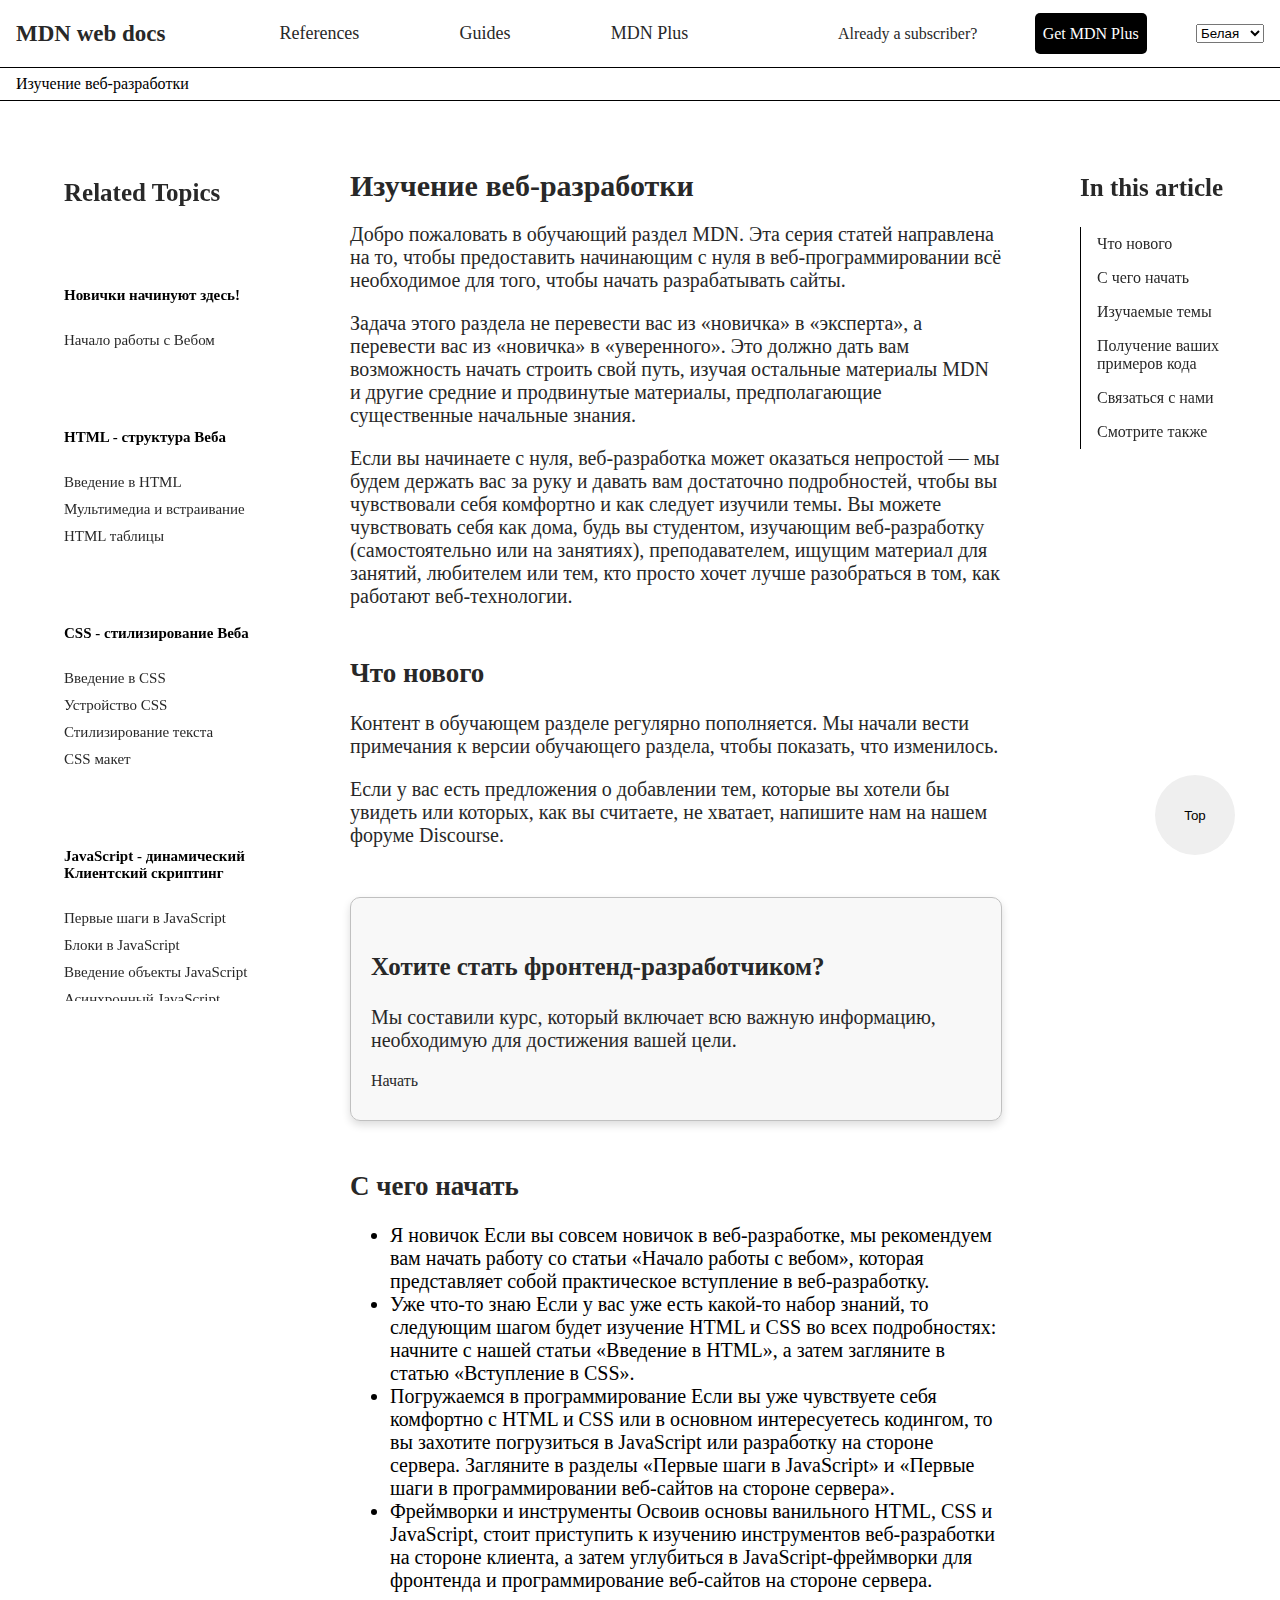
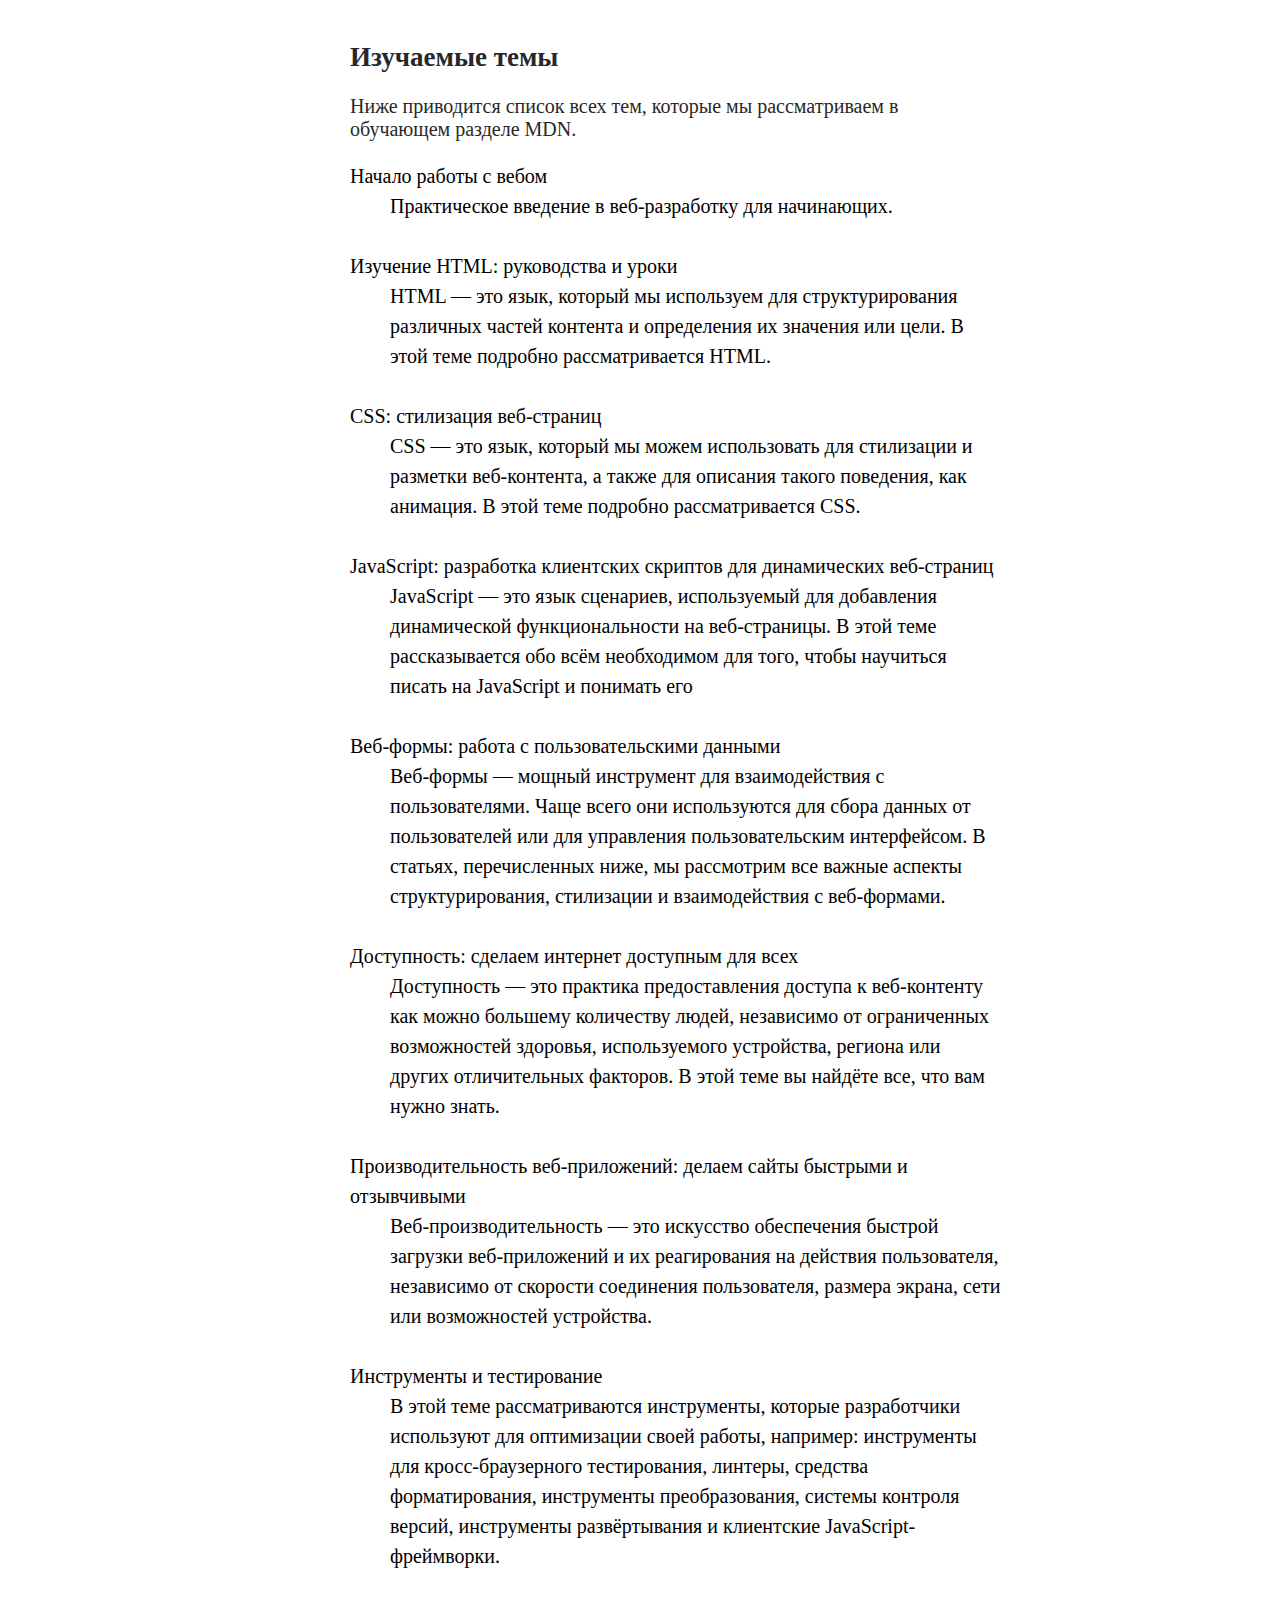
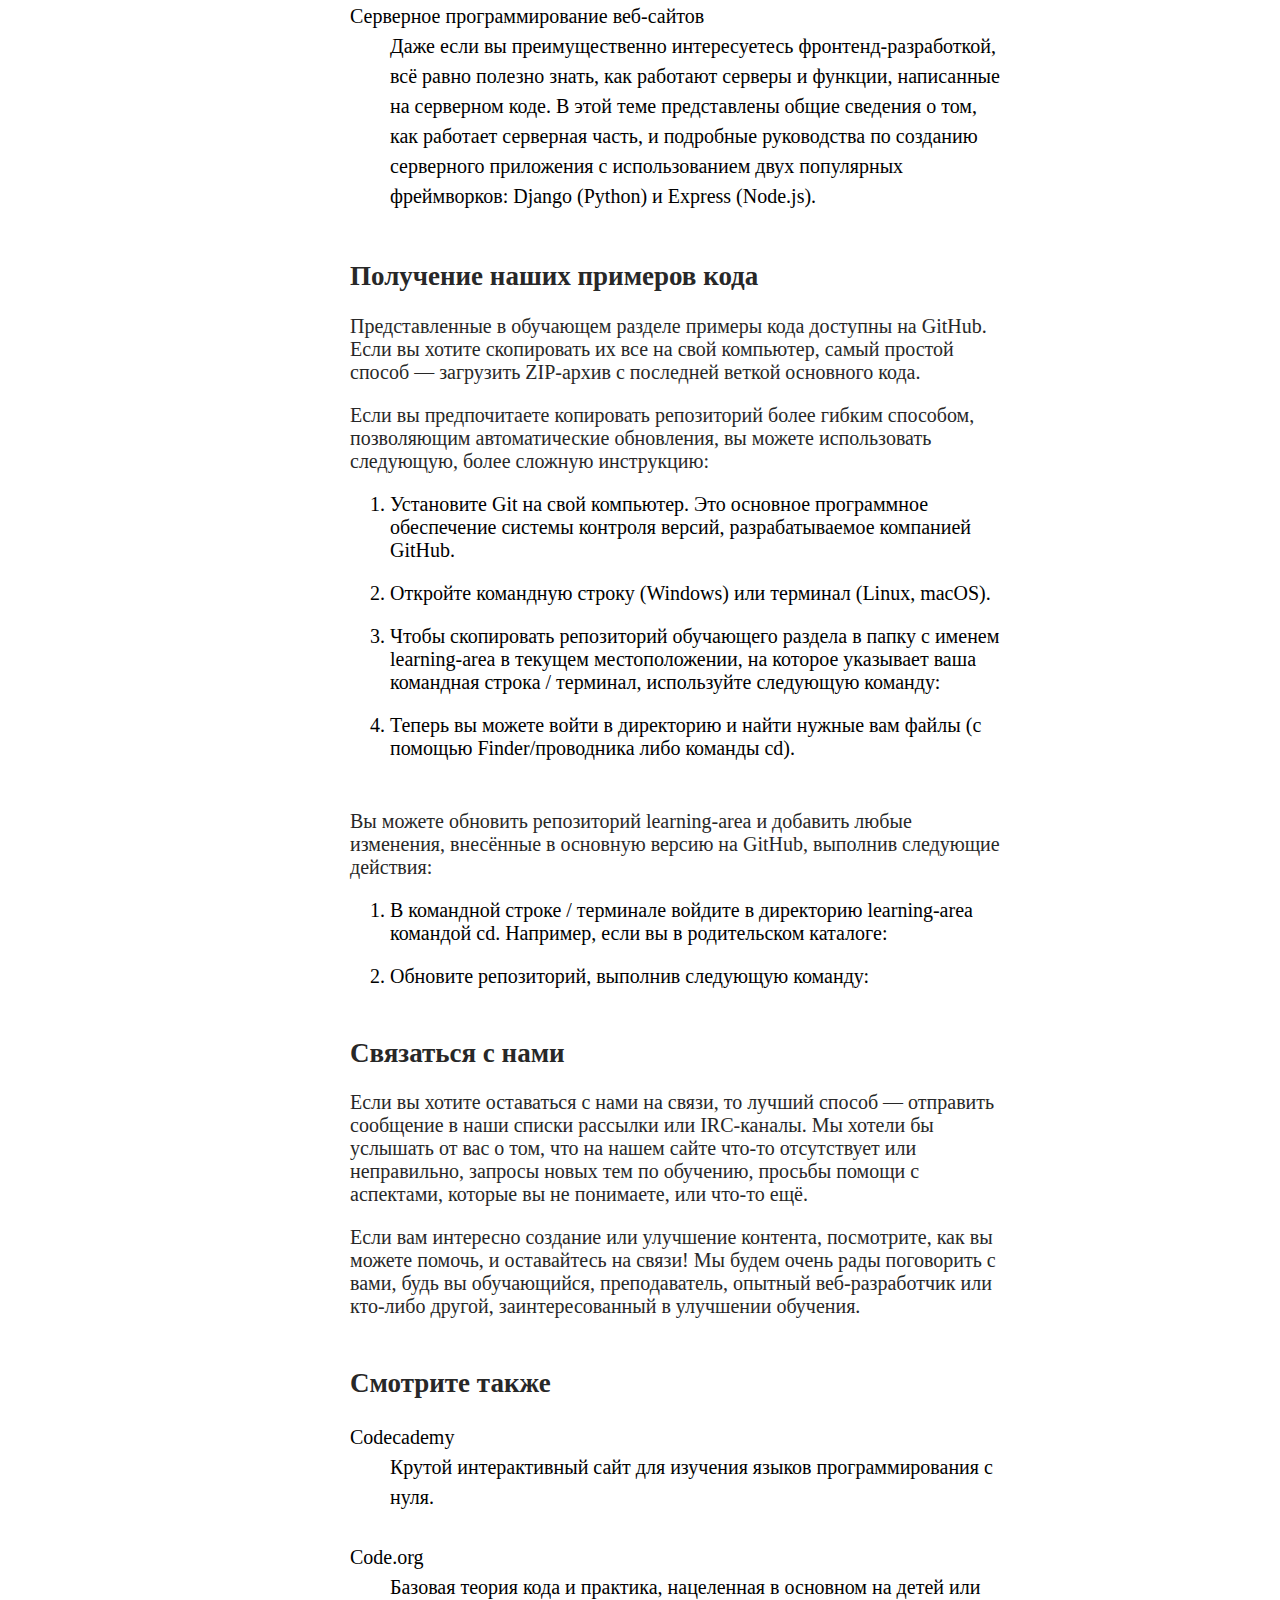
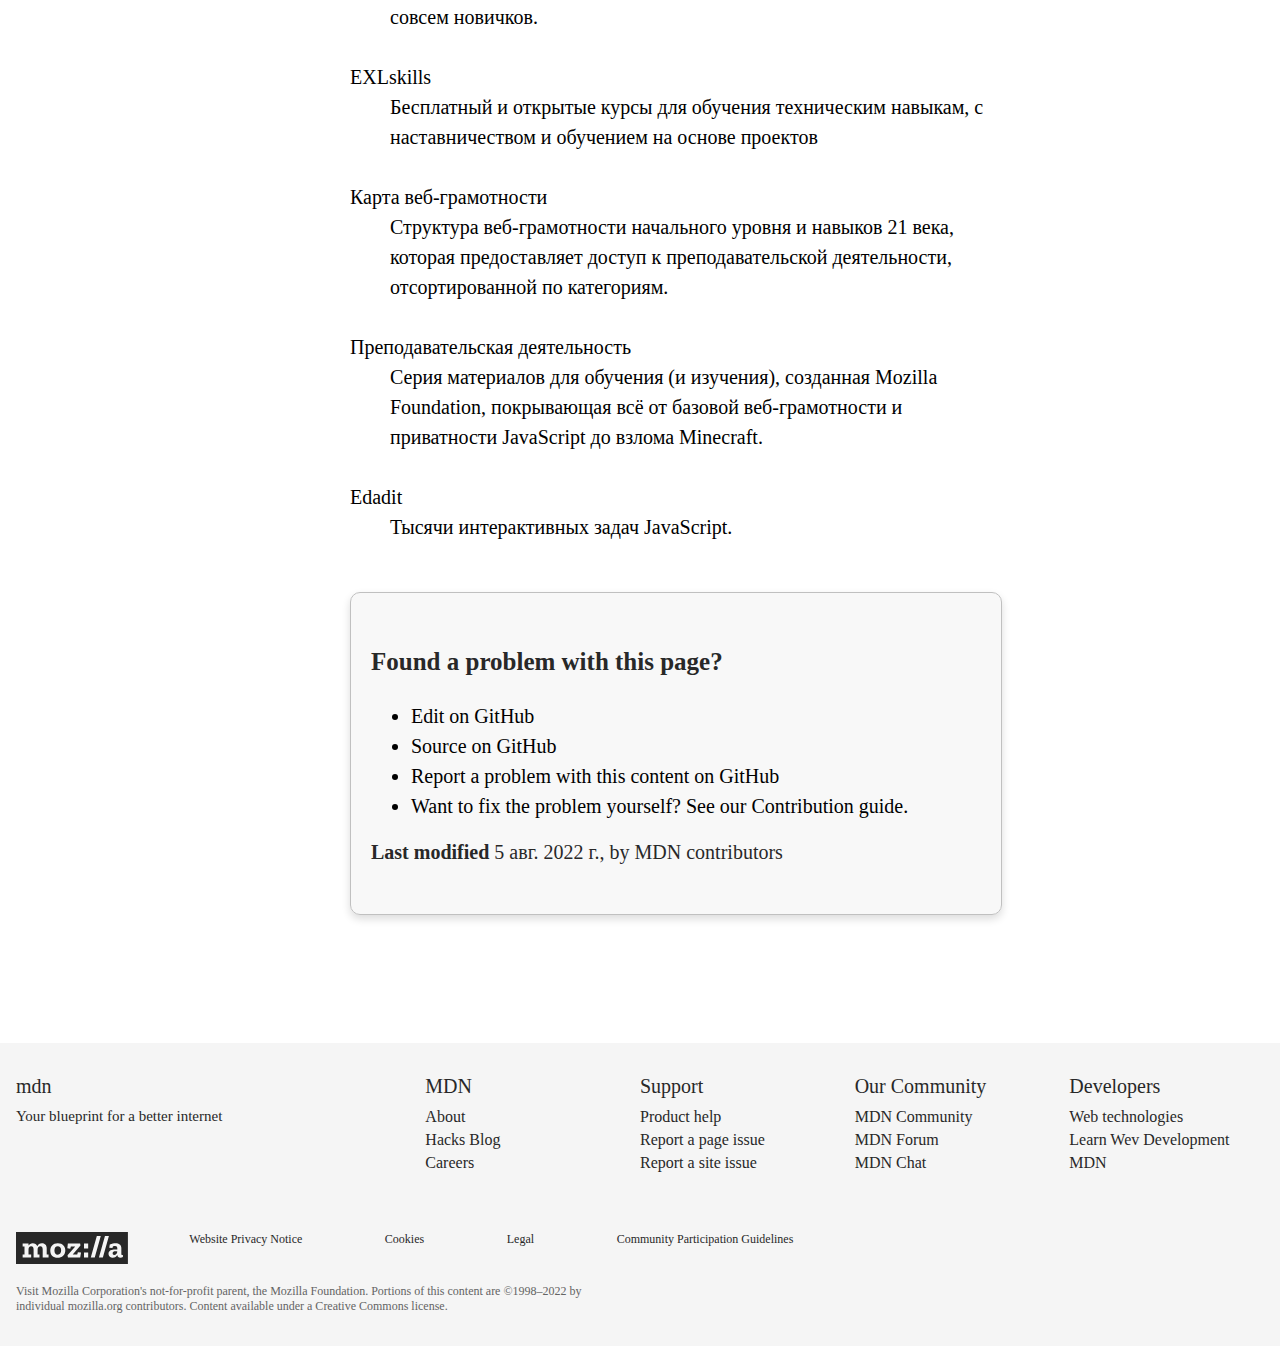
<file: index.html>
<!DOCTYPE html>
<html>

<head>
    <meta charset="utf-8">
    <title>Practice</title>
    <link href="styles.css" rel="stylesheet">
</head>

<body>

    <div class="item header">
        <div class="header-top-container">
            <div class="top-navigation-wrap">
                <h1 class="logo">MDN web docs</h1>
            </div>
            <div class="top-navigation-items-links">
                <div class="navigation-item"><a href="#">References</a></div>
                <div class="navigation-item"><a href="#">Guides</a></div>
                <div class="navigation-item"><a href="#">MDN Plus</a></div>
            </div>
            <div class="top-navigation-items-buttons">
                <div class="subscribe-button1"><a href="#">Already a subscriber?</a></div>
                <div class="subscribe-button2"><a href="#">Get MDN Plus</a></div>
            </div>
            <div>
                <select id="theme">
                    <option value="white">Белая</option>
                    <option value="black">Черная</option>
                </select>
            </div>
        </div>

        <div class="header-bottom-container">Изучение веб-разработки</div>
    </div>

    <div class="container">

        <div class="item sidebar">
            <div class="aside">
                <ul>
                    <li class="aside-article aside-heading">
                        <h3>Related Topics</h3>
                    </li>
                    <li class="aside-article">Новички начинуют здесь!
                        <ul>
                            <li class="toggle"><a href="#">Начало работы с Вебом</a></li>
                        </ul>
                    </li>
                    <li class="aside-article">HTML - структура Веба
                        <ul>
                            <li class="toggle"><a href="#">Введение в HTML</a></li>
                            <li class="toggle"><a href="#">Мультимедиа и встраивание</a></li>
                            <li class="toggle"><a href="#">HTML таблицы</a></li>
                        </ul>
                    </li>
                    <li class="aside-article">CSS - стилизирование Веба
                        <ul>
                            <li class="toggle"><a href="#">Введение в CSS</a></li>
                            <li class="toggle"><a href="#">Устройство CSS</a></li>
                            <li class="toggle"><a href="#">Стилизирование текста</a></li>
                            <li class="toggle"><a href="#">CSS макет</a></li>
                        </ul>
                    </li>
                    <li class="aside-article">JavaScript - динамический Клиентский скриптинг
                        <ul>
                            <li class="toggle"><a href="#">Первые шаги в JavaScript</a></li>
                            <li class="toggle"><a href="#">Блоки в JavaScript</a></li>
                            <li class="toggle"><a href="#">Введение объекты JavaScript</a></li>
                            <li class="toggle"><a href="#">Асинхронный JavaScript</a></li>
                            <li class="toggle"><a href="#">Клиентский веб API</a></li>
                            <li class="toggle"><a href="#"></a></li>
                        </ul>
                    </li>
                    <li class="aside-article">HTML-формы - работа с пользовательскими данными
                        <ul>
                            <li class="toggle">Руководство по HTML-формам<a href="#"></a></li>
                            <li class="toggle">Advanced forms articles<a href="#"></a></li>
                        </ul>
                    </li>
                    <li class="aside-article">Доступность - сделайте веб удобным для всех
                        <ul>
                            <li class="toggle"><a href="#">Руководства по обеспечению доступности</a></li>
                            <li class="toggle"><a href="#">Задание: Доступность</a></li>
                        </ul>
                    </li>
                    <li class="aside-article">Инструменты и тестирование
                        <ul>
                            <li class="toggle"><a href="#">Client-side web Development tools</a></li>
                            <li class="toggle"><a href="#">Introduction to Client-side frameworks</a></li>
                            <li class="toggle"><a href="#">React</a></li>
                            <li class="toggle"><a href="#">Ember</a></li>
                            <li class="toggle"><a href="#">Vue</a></li>
                            <li class="toggle"><a href="#">Svelte</a></li>
                            <li class="toggle"><a href="#">Angular</a></li>
                            <li class="toggle"><a href="#">Git и GitHub</a></li>
                            <li class="toggle"><a href="#">Кроссбраузерное тестирование</a></li>
                        </ul>
                    </li>
                    <li class="aside-article">Программирование серверной части сайта
                        <ul>
                            <li class="toggle"><a href="#">Первые шаги</a></li>
                            <li class="toggle"><a href="#">Веб-фрейворк Django (Python)</a></li>
                            <li class="toggle"><a href="#">Веб-фреймворк Express (Node.js/Javascript)</a></li>
                        </ul>
                    </li>
                    <li class="aside-article">Дальнейшее чтение
                        <ul>
                            <li class="toggle"><a href="#">Общие вопросы</a></li>
                        </ul>
                    </li>
                </ul>
            </div>
        </div>

        <div class="item content">
            <section>
                <h1>Изучение веб-разработки</h1>
                <p>Добро пожаловать в обучающий раздел MDN. Эта серия статей направлена на то, чтобы предоставить
                    начинающим с нуля в веб-программировании всё необходимое для того, чтобы начать разрабатывать сайты.
                </p>
                <p>Задача этого раздела не перевести вас из «новичка» в «эксперта», а перевести вас из «новичка» в
                    «уверенного». Это должно дать вам возможность начать строить свой путь, изучая остальные материалы
                    MDN и другие средние и продвинутые материалы, предполагающие существенные начальные знания.</p>
                <p>Если вы начинаете с нуля, веб-разработка может оказаться непростой — мы будем держать вас за руку и
                    давать вам достаточно подробностей, чтобы вы чувствовали себя комфортно и как следует изучили темы.
                    Вы можете чувствовать себя как дома, будь вы студентом, изучающим веб-разработку (самостоятельно или
                    на занятиях), преподавателем, ищущим материал для занятий, любителем или тем, кто просто хочет лучше
                    разобраться в том, как работают веб-технологии.</p>
            </section>
            <section>
                <h2>Что нового</h2>
                <p>Контент в обучающем разделе регулярно пополняется. Мы начали вести примечания к версии обучающего
                    раздела, чтобы показать, что изменилось.</p>
                <p>Если у вас есть предложения о добавлении тем, которые вы хотели бы увидеть или которых, как вы
                    считаете, не хватает, напишите нам на нашем форуме Discourse.</p>
            </section>

            <section>
                <div class="regular-box">
                    <h3>Хотите стать фронтенд-разработчиком?</h3>
                    <p>Мы составили курс, который включает всю важную информацию, необходимую для достижения вашей цели.
                    </p>
                    <a class="regular-box-link">Начать</a>
                </div>
            </section>

            <section>
                <h2>С чего начать</h2>
                <ul>
                    <li>Я новичок Если вы совсем новичок в веб-разработке, мы рекомендуем вам начать работу со статьи
                        «Начало работы с вебом», которая представляет собой практическое вступление в веб-разработку.
                    </li>
                    <li>Уже что-то знаю Если у вас уже есть какой-то набор знаний, то следующим шагом будет изучение
                        HTML и CSS во всех подробностях: начните с нашей статьи «Введение в HTML», а затем загляните в
                        статью «Вступление в CSS».</li>
                    <li>Погружаемся в программирование Если вы уже чувствуете себя комфортно с HTML и CSS или в основном
                        интересуетесь кодингом, то вы захотите погрузиться в JavaScript или разработку на стороне
                        сервера. Загляните в разделы «Первые шаги в JavaScript» и «Первые шаги в программировании
                        веб-сайтов на стороне сервера».</li>
                    <li>Фреймворки и инструменты Освоив основы ванильного HTML, CSS и JavaScript, стоит приступить к
                        изучению инструментов веб-разработки на стороне клиента, а затем углубиться в
                        JavaScript-фреймворки для фронтенда и программирование веб-сайтов на стороне сервера.</li>
                </ul>
            </section>
            <section>
                <h2>Изучаемые темы</h2>
                <p>Ниже приводится список всех тем, которые мы рассматриваем в обучающем разделе MDN.</p>
                <dl>
                    <dt>Начало работы с вебом</dt>
                    <dd>Практическое введение в веб-разработку для начинающих.</dd>
                    <dt>Изучение HTML: руководства и уроки</dt>
                    <dd>HTML — это язык, который мы используем для структурирования различных частей контента и
                        определения их значения или цели. В этой теме подробно рассматривается HTML.</dd>
                    <dt>CSS: стилизация веб-страниц</dt>
                    <dd>CSS — это язык, который мы можем использовать для стилизации и разметки веб-контента, а также
                        для описания такого поведения, как анимация. В этой теме подробно рассматривается CSS.</dd>
                    <dt>JavaScript: разработка клиентских скриптов для динамических веб-страниц</dt>
                    <dd>JavaScript — это язык сценариев, используемый для добавления динамической функциональности на
                        веб-страницы. В этой теме рассказывается обо всём необходимом для того, чтобы научиться писать
                        на JavaScript и понимать его</dd>
                    <dt>Веб-формы: работа с пользовательскими данными</dt>
                    <dd>Веб-формы — мощный инструмент для взаимодействия с пользователями. Чаще всего они используются
                        для сбора данных от пользователей или для управления пользовательским интерфейсом. В статьях,
                        перечисленных ниже, мы рассмотрим все важные аспекты структурирования, стилизации и
                        взаимодействия с веб-формами.</dd>
                    <dt>Доступность: сделаем интернет доступным для всех</dt>
                    <dd>Доступность — это практика предоставления доступа к веб-контенту как можно большему количеству
                        людей, независимо от ограниченных возможностей здоровья, используемого устройства, региона или
                        других отличительных факторов. В этой теме вы найдёте все, что вам нужно знать.</dd>
                    <dt>Производительность веб-приложений: делаем сайты быстрыми и отзывчивыми</dt>
                    <dd>Веб-производительность — это искусство обеспечения быстрой загрузки веб-приложений и их
                        реагирования на действия пользователя, независимо от скорости соединения пользователя, размера
                        экрана, сети или возможностей устройства.</dd>
                    <dt>Инструменты и тестирование</dt>
                    <dd>В этой теме рассматриваются инструменты, которые разработчики используют для оптимизации своей
                        работы, например: инструменты для кросс-браузерного тестирования, линтеры, средства
                        форматирования, инструменты преобразования, системы контроля версий, инструменты развёртывания и
                        клиентские JavaScript-фреймворки.</dd>
                    <dt>Серверное программирование веб-сайтов</dt>
                    <dd>Даже если вы преимущественно интересуетесь фронтенд-разработкой, всё равно полезно знать, как
                        работают серверы и функции, написанные на серверном коде. В этой теме представлены общие
                        сведения о том, как работает серверная часть, и подробные руководства по созданию серверного
                        приложения с использованием двух популярных фреймворков: Django (Python) и Express (Node.js).
                    </dd>
                </dl>
            </section>
            <section>
                <h2>Получение наших примеров кода</h2>
                <p>Представленные в обучающем разделе примеры кода доступны на GitHub. Если вы хотите скопировать их все
                    на свой компьютер, самый простой способ — загрузить ZIP-архив с последней веткой основного кода.</p>
                <p>Если вы предпочитаете копировать репозиторий более гибким способом, позволяющим автоматические
                    обновления, вы можете использовать следующую, более сложную инструкцию:</p>
                <ol>
                    <li>Установите Git на свой компьютер. Это основное программное обеспечение системы контроля версий,
                        разрабатываемое компанией GitHub.</li>
                    <li>Откройте командную строку (Windows) или терминал (Linux, macOS).</li>
                    <li>Чтобы скопировать репозиторий обучающего раздела в папку с именем learning-area в текущем
                        местоположении, на которое указывает ваша командная строка / терминал, используйте следующую
                        команду:</li>
                    <li>Теперь вы можете войти в директорию и найти нужные вам файлы (с помощью Finder/проводника либо
                        команды cd).</li>
                </ol>
                <p>Вы можете обновить репозиторий learning-area и добавить любые изменения, внесённые в основную версию
                    на GitHub, выполнив следующие действия:</p>
                <ol>
                    <li>В командной строке / терминале войдите в директорию learning-area командой cd. Например, если вы
                        в родительском каталоге:</li>
                    <li>Обновите репозиторий, выполнив следующую команду:</li>
                </ol>
            </section>
            <section>
                <h2>Связаться с нами</h2>
                <p>Если вы хотите оставаться с нами на связи, то лучший способ — отправить сообщение в наши списки
                    рассылки или IRC-каналы. Мы хотели бы услышать от вас о том, что на нашем сайте что-то отсутствует
                    или неправильно, запросы новых тем по обучению, просьбы помощи с аспектами, которые вы не понимаете,
                    или что-то ещё.</p>
                <p>Если вам интересно создание или улучшение контента, посмотрите, как вы можете помочь, и оставайтесь
                    на связи! Мы будем очень рады поговорить с вами, будь вы обучающийся, преподаватель, опытный
                    веб-разработчик или кто-либо другой, заинтересованный в улучшении обучения.</p>
            </section>
            <section>
                <h2>Смотрите также</h2>
                <dl>
                    <dt>Codecademy</dt>
                    <dd>Крутой интерактивный сайт для изучения языков программирования с нуля.</dd>
                    <dt>Code.org</dt>
                    <dd>Базовая теория кода и практика, нацеленная в основном на детей или совсем новичков.</dd>
                    <dt>EXLskills</dt>
                    <dd>Бесплатный и открытые курсы для обучения техническим навыкам, с наставничеством и обучением на
                        основе проектов</dd>
                    <dt>Карта веб-грамотности</dt>
                    <dd>Структура веб-грамотности начального уровня и навыков 21 века, которая предоставляет доступ к
                        преподавательской деятельности, отсортированной по категориям.</dd>
                    <dt>Преподавательская деятельность</dt>
                    <dd>Серия материалов для обучения (и изучения), созданная Mozilla Foundation, покрывающая всё от
                        базовой веб-грамотности и приватности JavaScript до взлома Minecraft.</dd>
                    <dt>Edadit</dt>
                    <dd>Тысячи интерактивных задач JavaScript.</dd>
                </dl>
            </section>
            <section>
                <div class="regular-box">
                    <h3>Found a problem with this page?</h3>
                    <ul>
                        <li>Edit on GitHub</li>
                        <li>Source on GitHub</li>
                        <li>Report a problem with this content on GitHub</li>
                        <li>Want to fix the problem yourself? See our Contribution guide.</li>
                    </ul>
                    <p><strong>Last modified</strong> 5 авг. 2022 г., by MDN contributors</p>
                </div>
            </section>

        </div>

        <div class="item nav">
            <div class="nav-header">
                <h3>In this article</h3>
            </div>
            <ul>
                <li class="document-link"><a href="#">Что нового</a></li>
                <li class="document-link"><a href="#">С чего начать</a></li>
                <li class="document-link"><a href="#">Изучаемые темы</a></li>
                <li class="document-link"><a href="#">Получение ваших примеров кода</a></li>
                <li class="document-link"><a href="#">Связаться с нами</a></li>
                <li class="document-link"><a href="#">Смотрите также</a></li>
            </ul>
        </div>
    </div>

    <div class="item footer">
        <div class="footer-grid">
            <div class="footer-logo-col">
                <h2>mdn</h2>
                <p>Your blueprint for a better internet</p>
            </div>
            <div class="footer-nav-col1">
                <h2>MDN</h2>
                <ul class="footer-nav-list">
                    <li><a href="#">About</a></li>
                    <li><a href="#">Hacks Blog</a></li>
                    <li><a href="#">Careers</a></li>
                </ul>
            </div>
            <div class="footer-nav-col2">
                <h2>Support</h2>
                <ul class="footer-nav-list">
                    <li><a href="#">Product help</a></li>
                    <li><a href="#">Report a page issue</a></li>
                    <li><a href="#">Report a site issue</a></li>
                </ul>
            </div>
            <div class="footer-nav-col3">
                <h2>Our Community</h2>
                <ul class="footer-nav-list">
                    <li><a href="#">MDN Community</a></li>
                    <li><a href="#">MDN Forum</a></li>
                    <li><a href="#">MDN Chat</a></li>
                </ul>
            </div>
            <div class="footer-nav-col4">
                <h2>Developers</h2>
                <ul class="footer-nav-list">
                    <li><a href="#">Web technologies</a></li>
                    <li><a href="#">Learn Wev Development</a></li>
                    <li><a href="#">MDN</a></li>
                </ul>
            </div>
            <div class="footer-moz">
                <a href="https://www.mozilla.org/" class="footer-moz-logo-link" target="_blank" rel="noopener noreferrer"><svg width="112" height="32" fill="none" xmlns="http://www.w3.org/2000/svg"><title id="mozilla-footer-logo-svg">Mozilla logo</title><path d="M41.753 14.218c-2.048 0-3.324 1.522-3.324 4.157 0 2.423 1.119 4.286 3.29 4.286 2.082 0 3.447-1.678 3.447-4.347 0-2.826-1.522-4.096-3.413-4.096Zm54.89 7.044c0 .901.437 1.618 1.645 1.618 1.427 0 2.949-1.024 3.044-3.352-.649-.095-1.365-.185-2.02-.185-1.426-.005-2.668.397-2.668 1.92Z" fill="currentColor"></path><path d="M0 0v32h111.908V0H0Zm32.56 25.426h-5.87v-7.884c0-2.423-.806-3.352-2.39-3.352-1.924 0-2.702 1.365-2.702 3.324v4.868h1.864v3.044h-5.864v-7.884c0-2.423-.806-3.352-2.39-3.352-1.924 0-2.702 1.365-2.702 3.324v4.868h2.669v3.044H6.642v-3.044h1.863v-7.918H6.642V11.42h5.864v2.11c.839-1.489 2.3-2.39 4.252-2.39 2.02 0 3.878.963 4.566 3.01.778-1.862 2.361-3.01 4.566-3.01 2.512 0 4.812 1.522 4.812 4.84v6.402h1.863v3.044h-.005Zm9.036.307c-4.314 0-7.296-2.635-7.296-7.106 0-4.096 2.484-7.481 7.514-7.481s7.481 3.38 7.481 7.29c0 4.472-3.228 7.297-7.699 7.297Zm22.578-.307H51.942l-.403-2.11 7.7-8.846h-4.376l-.621 2.17-2.888-.313.498-4.907h12.294l.313 2.11-7.767 8.852h4.533l.654-2.172 3.167.308-.872 4.908Zm7.99 0h-4.191v-5.03h4.19v5.03Zm0-8.976h-4.191v-5.03h4.19v5.03Zm2.618 8.976 6.054-21.358h3.945l-6.054 21.358h-3.945Zm8.136 0 6.048-21.358h3.945l-6.054 21.358h-3.939Zm21.486.307c-1.863 0-2.887-1.085-3.072-2.792-.805 1.427-2.232 2.792-4.498 2.792-2.02 0-4.314-1.085-4.314-4.006 0-3.447 3.323-4.253 6.518-4.253.778 0 1.584.034 2.3.124v-.465c0-1.427-.034-3.133-2.3-3.133-.84 0-1.488.061-2.143.402l-.453 1.578-3.195-.34.549-3.224c2.45-.996 3.692-1.27 5.992-1.27 3.01 0 5.556 1.55 5.556 4.75v6.083c0 .805.314 1.085.963 1.085.184 0 .375-.034.587-.095l.034 2.11a5.432 5.432 0 0 1-2.524.654Z" fill="currentColor"></path></svg></a>
                <ul class="moz-list">
                    <li class="moz-item"><a href="#">Website Privacy Notice</a></li>
                    <li class="moz-item"><a href="#">Cookies</a></li>
                    <li class="moz-item"><a href="#">Legal</a></li>
                    <li class="moz-item"><a href="#">Community Participation Guidelines</a></li>
                </ul>
            </div>
            <div class="footer-legal">
                <p class="footer-legal-text">Visit Mozilla Corporation's not-for-profit parent, the Mozilla Foundation.
                    Portions of this content are ©1998–2022 by individual mozilla.org contributors. Content available under a Creative Commons license.</p>
            </div>
        </div>
    </div>

    <button id="scroller_button">Top</button>

    <script src="script.js"></script>
</body>

</html>
</file>
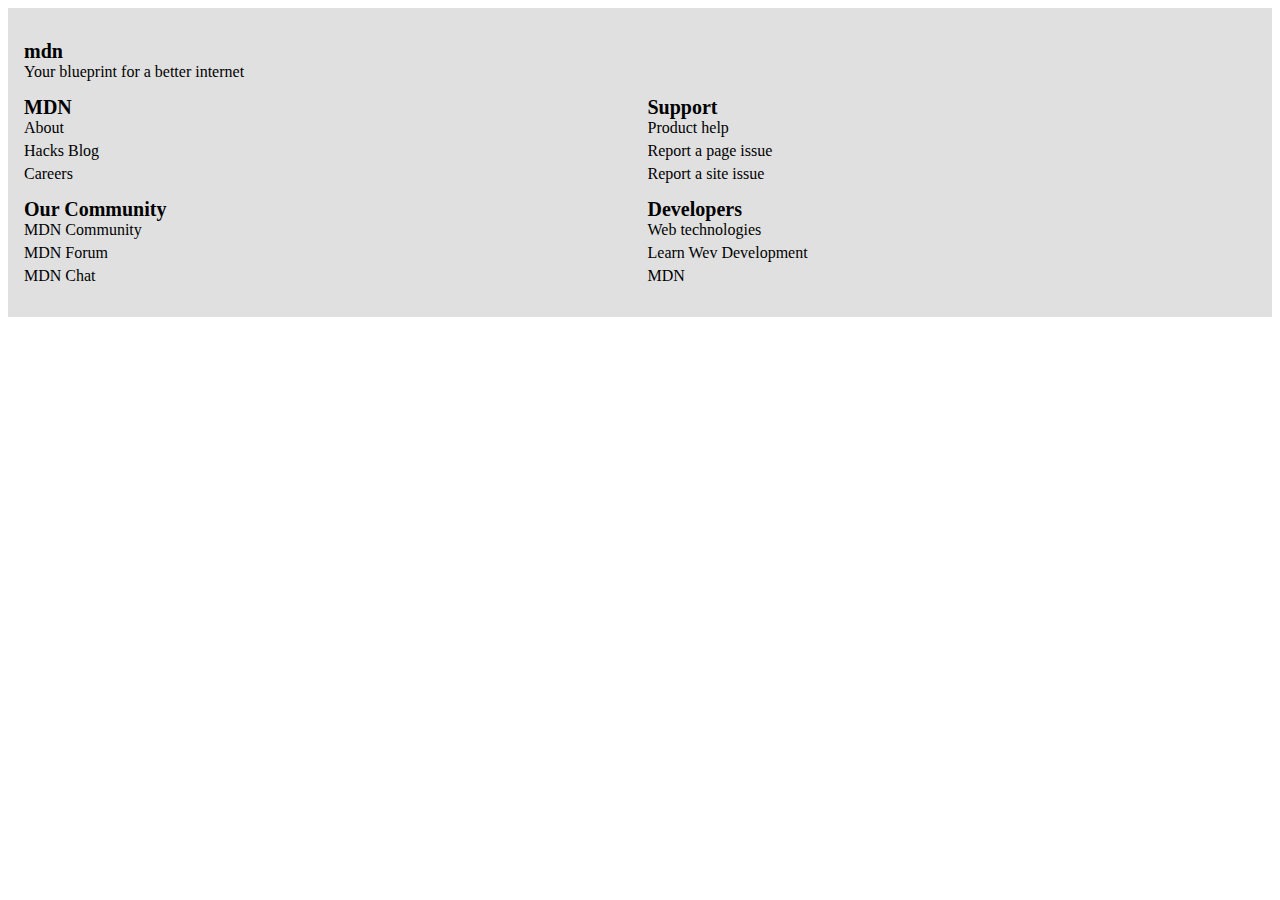
<file: footer-example/index.html>
<!DOCTYPE html>
<html>
    <head>
        <meta charset="utf-8">
        <title>Футер</title>
        <link href="styles.css" rel="stylesheet">
    </head>

    <body>
        <div class="footer">
            <div class="footer-grid">
                <div class="footer-logo-col">
                    <h1>mdn</h1>
                    <p>Your blueprint for a better internet</p>
                </div>
                <div class="footer-nav-col1">
                    <h2>MDN</h2>
                    <ul class="footer-nav-list">
                        <li>About</li>
                        <li>Hacks Blog</li>
                        <li>Careers</li>
                    </ul>
                </div>
                <div class="footer-nav-col2">
                    <h2>Support</h2>
                    <ul class="footer-nav-list">
                        <li>Product help</li>
                        <li>Report a page issue</li>
                        <li>Report a site issue</li>
                    </ul>
                </div>
                <div class="footer-nav-col3">
                    <h2>Our Community</h2>
                    <ul class="footer-nav-list">
                        <li>MDN Community</li>
                        <li>MDN Forum</li>
                        <li>MDN Chat</li>
                    </ul>
                </div>
                <div class="footer-nav-col4">
                    <h2>Developers</h2>
                    <ul class="footer-nav-list">
                        <li>Web technologies</li>
                        <li>Learn Wev Development</li>
                        <li>MDN</li>
                    </ul>
                </div>
            </div>
        </div>
    </body>
</html>
</file>
<file: styles.css>
/* General styles */

a, p, h1, h2, h3 {
    color: rgb(40, 40, 40);
}

a, p, h1, h2, h3 {
    color: rgb(40, 40, 40);
}



.container {
    display: grid;
    grid-template-areas:
        'content';
    grid-gap: 30px;
    grid-template-columns: 1fr;
    grid-template-rows: 1fr auto;
}

body {
    padding: 0;
    margin: 0;
}

.item {
    padding: 0px;
}

.header {
    background-color: white;
    width: 100%;
    position: sticky;
    top: 0;
    height: 100px;
    border-bottom: 1px solid black;
    z-index: 1;
}

.sidebar {
    grid-area: sidebar;
    align-self: start;
    display: none;
    margin-left: 24px;
    height: 100vh;
    overflow-y: scroll;
    position: sticky;
    top: 50px;
}

.sidebar::-webkit-scrollbar {
    width: 10px;
}

.sidebar::-webkit-scrollbar-track {
    background-color: #f9f9fd;
    border-radius: 5px;
}

.sidebar::-webkit-scrollbar-thumb {
    border-radius: 5px;
    background: linear-gradient(180deg, #d7d7d7, #dedede);
}

html::-webkit-scrollbar {
    width: 10px;
}

html::-webkit-scrollbar-track {
    background-color: #f9f9fd;
    border-radius: 5px;
}

html::-webkit-scrollbar-thumb {
    border-radius: 5px;
    background: linear-gradient(180deg, #d7d7d7, #dedede);
}

.footer {
    padding: 32px 16px;
    background-color: #e3e3e3;
}

.nav {
    grid-area: nav;
    display: none;
    align-self: start;
    justify-self: center;
    padding: 48px 0px;
}

.content {
    grid-area: content;
    max-width: 800px;
    padding: 48px 0px;
}

/* font-styles */

h3 {
    font-size: 25px;
}

h2 {
    font-size: 27px;
}

h1 {
    font-size: 30px;
}

p {
    font-size: 20px;
}

.top-navigation-wrap h1.logo {
    font-size: 23px;
}

.top-navigation-items-links {
    font-size: 18px;
}

/* header */

.header-top-container {
    display: flex;
    align-items: center;
    height: 67px;
    border-bottom: 1px solid black;
    padding: 0px 16px;
    justify-content: space-between;
}

.top-navigation-items-links {
    display: flex;
    width: 50%;
    justify-content: space-evenly;
}

.top-navigation-items-buttons {
    display: none;
    width: 35%;
    justify-content: space-evenly;
}

.header-bottom-container {
    display: flex;
    align-items: center;
    height: 32px;
    padding: 0px 16px;
}

.top-navigation-wrap {
    width: 180px;
}

/* sidebar */

.sidebar .aside {
    margin: 78px 0px;
}

.sidebar ul {
    margin: 28px 0;
    padding: 0;
    list-style-type: none;
}

.sidebar ul li.aside-article {
    margin-top: 0px;
    margin-bottom: 80px;
    font-size: 15px;
    font-weight: bold;
}

.sidebar ul li.aside-article ul li {
    margin: 10px 0 10px 0;
    font-weight: normal;
}

/* nav */

.nav ul,
.footer ul {
    margin: 0;
    padding: 0;
    list-style-type: none;
}

.nav ul li {
    padding: 8px 16px 8px 16px;
    border-left: 1px solid black;
}

.nav div.nav-header {
    margin-bottom: 10px;
}

/*link-styles-sidebar*/

a {
    outline: none;
    text-decoration: none;
}

a:link,
a:visited {
    color: rgb(40, 40, 40);
}

a:focus,
a:hover {
    color: rgb(0, 158, 190);
}

a:active {
    border-bottom: 1px solid rgb(0, 158, 190);
}




/*link-styles-header*/

.top-navigation-items-links .navigation-item a,
.top-navigation-items-buttons a {
    padding: 12px 8px;
}

.top-navigation-items-links .navigation-item a:link,
.top-navigation-items-links .navigation-item a:visited {
    color: rgb(40, 40, 40);
}

.top-navigation-items-links .navigation-item a:hover {
    background-color: pink;
    border-radius: 5px;
    border-bottom: none;
    color: crimson;
}

.top-navigation-items-buttons .subscribe-button2 a:link,
.top-navigation-items-buttons .subscribe-button2 a:visited {
    color: white;
    background-color: black;
    border-radius: 5px;
}

.top-navigation-items-buttons .subscribe-button2 a:hover {
    background-color: grey;
    border-bottom: none;
}

/*Content-styles*/

.regular-box {
    padding: 30px 20px;
    border: 1px solid rgb(192, 192, 192);
    border-radius: 10px;
    background-color: #f6f6f6c7;
    box-shadow: 0px 4px 8px 0px #00000024;
}

.regular-box ul li {
    line-height: 1.5;
}

section {
    margin-bottom: 50px;
}

.container section ul {
    font-size: 20px;
}

.container section dl {
    font-size: 20px;
    line-height: 1.5;
}

.container section dl dd {
    margin-bottom: 30px;
}

.container section ol {
    font-size: 20px;
    margin-bottom: 50px;
}

.container section ol li {
    margin-bottom: 20px;
}

/* footer-styles */


.footer {
    padding: 32px 16px;
    background-color: rgb(245, 245, 245);
}

.footer h2 {
    margin: 0px 0px 10px;
    font-size: 20px;
    font-weight:200
}

.footer p {
    margin: 0;
    font-size: 15px;
}

.footer-grid {
    display: flex;
    flex-direction: column;
    gap: 25px;
}

.footer-nav-list {
    display: flex;
    flex-direction: column;
    gap: 5px;
}

.footer-moz {
    padding-top: 40px;
    display: flex;
    flex-direction: column;
    align-content: center;
    justify-content: flex-start;
    gap: 20px;
}

.footer-moz-logo-link {
    height: 32px;
}

.footer-moz .moz-list {
    display: flex;
    flex-wrap: wrap;
    width: 100%;
    justify-content: space-around;
    flex-direction: column;
}

.footer-legal p {
    font-size: 12px;
    color: rgb(100, 100, 100);
}

@media (min-width: 550px) {
    .footer-grid {
        display: grid;
        grid-template-areas:
            "logo ."
            "nav1 nav2"
            "nav3 nav4"
            "moz moz"
            "legal legal";
        grid-template-columns: 1fr 1fr;
        grid-gap: 20px;
    }

    .footer-logo-col {
        grid-area: logo;
    }

    .footer-nav-col1 {
        grid-area: nav1;
    }

    .footer-nav-col2 {
        grid-area: nav2;
    }

    .footer-nav-col3 {
        grid-area: nav3;
    }

    .footer-nav-col4 {
        grid-area: nav4;
    }

    .footer-moz {
        grid-area: moz;
    }

    .footer-moz {
        flex-direction: row;
    }

    .footer-moz .moz-list {
        flex-direction: row;
        font-size: 12px;
    }

    .footer-legal {
        grid-area: legal;
    }
}

@media (max-width: 779px) {
    .content {
        padding: 48px 24px;
    }

    .top-navigation-items-links {
        width: 100%;
    }

}

@media (min-width: 780px) {
    .container {
        grid-template-areas:
            'sidebar content';
        grid-template-columns: minmax(250px, 25%) 1fr;
    }

    .sidebar {
        display: block;
    }

    .content {
        margin-right: 48px;
    }

    .footer-grid {
        grid-template-areas: 
        "logo nav1 nav2 nav3 nav4"
        "moz moz moz . ."
        'legal legal . . .';
        grid-template-columns: minmax(260px, 2fr) repeat(4, 1fr);
    }

}

@media (min-width: 1200px) {
    .container {
        grid-template-areas:
            'sidebar content nav';
        grid-template-columns: minmax(300px, 25%) 1fr 200px;
    }

    .nav {
        display: block;
        position: sticky;
        top: 100px;
    }

    .sidebar {
        margin-left: 5vw;
    }

    .top-navigation-items-buttons {
        display: flex;
        justify-content: space-evenly;
    }
}

/* Новый элемент скроллер */

#scroller_button {
    position: fixed;
    right: 45px;
    bottom: 45px;
    z-index: 1;
    width: 80px;
    height: 80px;
    border-radius: 100%;
    border: none;
}

#scroller_button:hover {
    background-color: rgb(134, 134, 134);
}
</file>
<file: footer-example/styles.css>
h1,
h2,
h3,
h4,
p,
ul {
    margin: 0;
    padding: 0;
}

h1,
h2 {
    font-size: 20px;
}

ul {
    list-style-type: none;
}


.footer {
    padding: 32px 16px;
    background-color: rgb(224, 224, 224);
}

.footer-grid {
    display: flex;
    flex-direction: column;
    gap: 15px;
}

.footer-nav-list {
    display: flex;
    flex-direction: column;
    gap: 5px;
}

@media (min-width: 550px) {
    .footer-grid {
        display: grid;
        grid-template-areas:
            "logo ."
            "nav1 nav2"
            "nav3 nav4";
        grid-template-columns: 1fr 1fr;
        grid-gap: 15px;
    }

    .footer-logo-col {
        grid-area: logo;
    }

    .footer-nav-col1 {
        grid-area: nav1;
    }

    .footer-nav-col2 {
        grid-area: nav2;
    }

    .footer-nav-col3 {
        grid-area: nav3;
    }

    .footer-nav-col4 {
        grid-area: nav4;
    }
}
</file>
